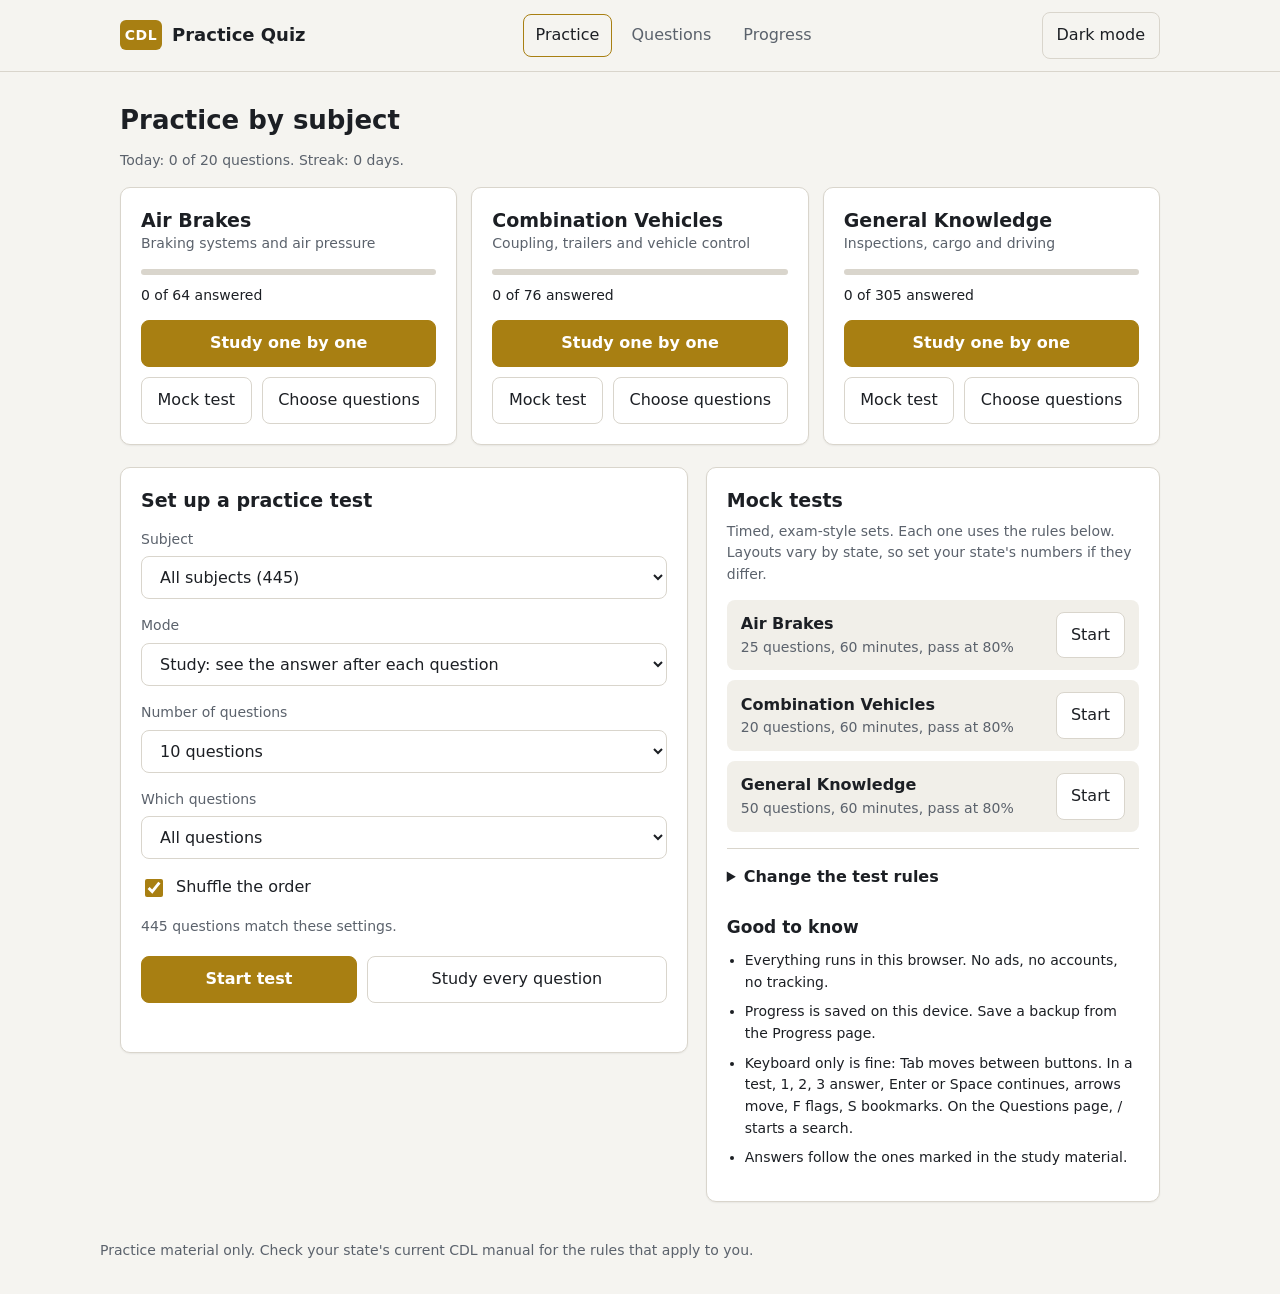
<file: index.html>
<!doctype html>
<html lang="en" data-theme="dark">
<head>
<meta charset="utf-8">
<meta name="viewport" content="width=device-width,initial-scale=1">
<meta name="description" content="Free CDL practice quiz for air brakes, combination vehicles and general knowledge. Works offline. No ads, no accounts, no tracking.">
<meta http-equiv="Content-Security-Policy" content="default-src 'none'; script-src 'self'; style-src 'self'; img-src 'self' data:; connect-src 'none'; manifest-src 'self'; worker-src 'self'; base-uri 'none'; form-action 'none'">
<title>CDL Practice Quiz</title>
<link rel="stylesheet" href="style.css">
<link rel="manifest" href="manifest.webmanifest">
<link rel="apple-touch-icon" href="icons/apple-touch-icon.png">
<meta name="theme-color" content="#15171a">
<meta name="apple-mobile-web-app-capable" content="yes">
<meta name="apple-mobile-web-app-title" content="CDL Quiz">
</head>
<body>

<a class="skip" href="#main">Skip to content</a>

<header class="top">
  <div class="wrap top-inner">
    <button class="brand" type="button" data-nav="home" aria-label="CDL Practice Quiz, home">
      <span class="mark" aria-hidden="true">CDL</span>
      <span class="brand-text">Practice Quiz</span>
    </button>
    <nav class="tabs" aria-label="Main">
      <button type="button" data-nav="home" aria-current="page">Practice</button>
      <button type="button" data-nav="browse">Questions</button>
      <button type="button" data-nav="stats">Progress</button>
    </nav>
    <button id="theme" type="button" class="ghost">Light mode</button>
  </div>
</header>

<main id="main" class="wrap">

  <!-- Practice home -->
  <section id="home" class="view" aria-labelledby="home-title">
    <div id="resume-box" class="banner" hidden>
      <p id="resume-text"></p>
      <button id="resume" type="button" class="primary">Resume test</button>
    </div>

    <h1 id="home-title" class="page-title">Practice by subject</h1>
    <p id="today" class="today muted small" aria-live="polite"></p>
    <div id="subject-cards" class="subject-cards"></div>

    <div class="home-grid">
      <form id="setup-form" class="panel" autocomplete="off">
        <h2>Set up a practice test</h2>

        <label for="subject">Subject</label>
        <select id="subject"></select>

        <label for="mode">Mode</label>
        <select id="mode">
          <option value="study">Study: see the answer after each question</option>
          <option value="exam">Exam: see results at the end</option>
        </select>

        <label for="length">Number of questions</label>
        <select id="length">
          <option value="10">10 questions</option>
          <option value="25">25 questions</option>
          <option value="50">50 questions</option>
          <option value="all">All matching questions</option>
          <option value="custom">Choose a number</option>
        </select>
        <input id="custom" type="number" min="1" max="445" value="20" aria-label="Custom number of questions" hidden>

        <label for="pool">Which questions</label>
        <select id="pool">
          <option value="all">All questions</option>
          <option value="missed">Questions I got wrong last time</option>
          <option value="new">Questions I have not seen yet</option>
          <option value="due">Due for review now (spaced review)</option>
          <option value="saved">Bookmarked questions</option>
        </select>

        <label class="check"><input id="shuffle" type="checkbox" checked> Shuffle the order</label>

        <p id="match" class="muted small" aria-live="polite"></p>

        <div class="button-row">
          <button id="start" type="submit" class="primary">Start test</button>
          <button id="study-all" type="button">Study every question</button>
        </div>
        <p id="setup-message" class="small error" role="status"></p>
      </form>

      <div class="panel">
        <h2>Mock tests</h2>
        <p class="muted small">Timed, exam-style sets. Each one uses the rules below. Layouts vary by state, so set your state's numbers if they differ.</p>
        <div id="mock-list" class="mock-list"></div>
        <details class="rules">
          <summary>Change the test rules</summary>
          <p class="muted small">Questions, pass mark, and time limit for each mock test. The typical layout is the starting point.</p>
          <div id="rules-form" class="rules-form"></div>
          <div class="button-row"><button id="rules-reset" type="button">Use the typical layout</button></div>
          <p id="rules-message" class="small" role="status"></p>
        </details>
        <h3 class="side-title">Good to know</h3>
        <ul class="plain small">
          <li>Everything runs in this browser. No ads, no accounts, no tracking.</li>
          <li>Progress is saved on this device. Save a backup from the Progress page.</li>
          <li>Keyboard only is fine: Tab moves between buttons. In a test, 1, 2, 3 answer, Enter or Space continues, arrows move, F flags, S bookmarks. On the Questions page, / starts a search.</li>
          <li>Answers follow the ones marked in the study material.</li>
        </ul>
      </div>
    </div>
  </section>

  <!-- Quiz -->
  <section id="quiz" class="view" hidden aria-label="Test in progress">
    <div class="quiz-top">
      <div>
        <span id="position" class="strong"></span>
        <span id="topic" class="muted"></span>
      </div>
      <div class="quiz-top-right">
        <span id="timer" class="muted"></span>
        <button id="report-btn" type="button" class="ghost" aria-expanded="false" aria-controls="report-box">Report a problem</button>
        <button id="flag" type="button" class="ghost" aria-pressed="false">Flag</button>
        <button id="bookmark" type="button" class="ghost" aria-pressed="false">Bookmark</button>
      </div>
    </div>
    <div class="bar" aria-hidden="true"><div id="progress"></div></div>

    <h2 id="question" class="question" tabindex="-1"></h2>
    <div id="choices" class="choices"></div>
    <p id="feedback" class="feedback" aria-live="polite"></p>
    <p id="why" class="why" hidden></p>

    <div id="report-box" class="report-box" hidden>
      <label for="report-note">What looks wrong with this question? (optional)</label>
      <textarea id="report-note" rows="3" maxlength="500"></textarea>
      <div class="button-row"><button id="report-save" type="button">Save report</button></div>
      <p id="report-message" class="small" role="status"></p>
    </div>

    <div class="nav">
      <button id="prev" type="button">Previous</button>
      <button id="next" type="button" class="primary">Next</button>
    </div>
    <div class="quiz-tools">
      <button id="finish" type="button">Finish test</button>
      <button id="exit" type="button" class="ghost">Save and exit</button>
    </div>

    <nav id="grid" class="grid" aria-label="Questions in this test"></nav>
    <p class="hint muted small">Keys: 1, 2, 3 answer. Enter or Space goes to the next question. Left and right arrows move. F flags. S bookmarks.</p>
  </section>

  <!-- Results -->
  <section id="results" class="view" hidden aria-labelledby="results-title">
    <h1 id="results-title" class="page-title">Test results</h1>
    <div class="result-card panel">
      <p id="score" class="score"></p>
      <p id="verdict" class="verdict" hidden></p>
      <p id="result-text" class="muted"></p>
      <p id="result-time" class="muted small"></p>
    </div>
    <div id="breakdown" class="breakdown"></div>

    <div class="button-row">
      <button id="retry" type="button" class="primary">Practice the ones I missed</button>
      <button id="home-from-results" type="button">Back to practice</button>
    </div>

    <div class="review-head">
      <h2>Review</h2>
      <label class="inline" for="review-filter">Show
        <select id="review-filter">
          <option value="all">All questions</option>
          <option value="wrong">Wrong</option>
          <option value="unanswered">Unanswered</option>
          <option value="flagged">Flagged</option>
          <option value="ungraded">Not scored</option>
        </select>
      </label>
    </div>
    <div id="review"></div>
  </section>

  <!-- Browse all questions -->
  <section id="browse" class="view" hidden aria-labelledby="browse-title">
    <h1 id="browse-title" class="page-title">All questions</h1>
    <div class="toolbar">
      <input id="search" type="search" placeholder="Search questions and answers" aria-label="Search questions">
      <select id="browse-subject" aria-label="Subject"></select>
      <select id="browse-status" aria-label="Show">
        <option value="all">Every question</option>
        <option value="new">Not seen yet</option>
        <option value="missed">Last answer wrong</option>
        <option value="correct">Last answer right</option>
        <option value="saved">Bookmarked</option>
      </select>
    </div>
    <p id="browse-count" class="muted small" aria-live="polite"></p>
    <div id="browse-list" class="browse-list"></div>
  </section>

  <!-- Progress and backup -->
  <section id="stats" class="view" hidden aria-labelledby="stats-title">
    <h1 id="stats-title" class="page-title">Your progress</h1>
    <div id="stat-cards" class="stat-cards"></div>

    <div class="two-col">
      <div class="panel">
        <h2>By subject</h2>
        <div id="subject-table"></div>
      </div>
      <div class="panel">
        <h2>Questions you miss most</h2>
        <div id="most-missed"></div>
      </div>
    </div>

    <div class="panel">
      <h2>Recent tests</h2>
      <div id="recent"></div>
    </div>

    <div class="panel">
      <h2>Reported questions</h2>
      <p class="muted small">Questions you reported from the quiz. They stay on this device. To send them to the maintainer, save a backup file and attach it to a GitHub issue.</p>
      <div id="reports"></div>
    </div>

    <div class="panel">
      <h2>Your data</h2>
      <p class="muted small">Stored only in this browser. Save a backup file to keep it or to move it to another computer.</p>
      <div class="button-row">
        <button id="export" type="button">Save backup file</button>
        <button id="import-button" type="button">Load backup file</button>
        <input id="import" type="file" accept="application/json,.json" hidden>
        <button id="print-missed" type="button">Print missed questions</button>
        <button id="reset" type="button" class="danger">Erase all progress</button>
      </div>
      <p id="data-message" class="small" role="status"></p>
    </div>
  </section>

</main>

<section id="print-sheet" class="print-only" aria-label="Printable questions"></section>

<footer class="wrap foot muted small">
  Practice material only. Check your state's current CDL manual for the rules that apply to you.
</footer>

<script src="questions.js"></script>
<script src="explanations.js"></script>
<script src="store.js"></script>
<script src="app.js"></script>
</body>
</html>
</file>
<file: style.css>
/* Colors are tokens. data-theme on <html> picks the set (dark is the default). */
:root {
  color-scheme: dark;
  --bg: #15171a;
  --panel: #1f2227;
  --panel-2: #272b31;
  --text: #f1f3f5;
  --muted: #aab1bb;
  --line: #353a42;
  --accent: #e8c65d;
  --accent-ink: #15171a;
  --focus: #e8c65d;
  --selected-bg: #3a3424;
  --shadow: 0 1px 2px rgba(0, 0, 0, .35);
  --radius: 10px;
  --good: #47e0a6;
  --good-bg: #113a2c;
  --good-edge: #47e0a6;
  --good-solid: #47e0a6;
  --on-good: #04201a;
  --bad: #ff8590;
  --bad-bg: #431b24;
  --bad-edge: #ff8590;
  --bad-solid: #ff8590;
  --on-bad: #2a0810;
}

:root[data-theme="light"] {
  color-scheme: light;
  --bg: #f5f4f0;
  --panel: #ffffff;
  --panel-2: #f1efe9;
  --text: #1c1f24;
  --muted: #5b626c;
  --line: #d9d5cc;
  --accent: #a87f12;
  --accent-ink: #ffffff;
  --focus: #a87f12;
  --selected-bg: #faf2d9;
  --shadow: 0 1px 2px rgba(20, 20, 20, .06);
  --good: #0b6a43;
  --good-bg: #cdeedb;
  --good-edge: #0b6a43;
  --good-solid: #0b6a43;
  --on-good: #ffffff;
  --bad: #9e1227;
  --bad-bg: #fbd0d7;
  --bad-edge: #9e1227;
  --bad-solid: #9e1227;
  --on-bad: #ffffff;
}

* { box-sizing: border-box; }
[hidden] { display: none !important; }

body {
  margin: 0;
  background: var(--bg);
  color: var(--text);
  font: 16px/1.55 system-ui, "Segoe UI", Roboto, sans-serif;
}

h1, h2, h3 { line-height: 1.3; margin: 0 0 12px; }
h1.page-title { font-size: 26px; margin: 8px 0 18px; }
h2 { font-size: 19px; }
h3 { font-size: 17px; }
p { margin: 0 0 10px; }
ul.plain { margin: 0 0 12px; padding-left: 18px; }
ul.plain li { margin-bottom: 8px; }

button, select, input {
  font: inherit;
  color: var(--text);
  background: var(--panel);
  border: 1px solid var(--line);
  border-radius: 8px;
  padding: 10px 14px;
}
button { cursor: pointer; }
button:hover:not(:disabled), select:hover { border-color: var(--accent); }
button:disabled { opacity: .45; cursor: default; }
button:focus-visible, select:focus-visible, input:focus-visible, .button-like:focus-within {
  outline: 3px solid var(--focus);
  outline-offset: 3px;
}
.primary { background: var(--accent); color: var(--accent-ink); border-color: var(--accent); font-weight: 700; }
.ghost { background: transparent; }
.danger { color: var(--bad); }
.error { color: var(--bad); }
select, input[type="number"], input[type="search"] { width: 100%; }
input[type="checkbox"] { width: 18px; height: 18px; padding: 0; accent-color: var(--accent); }

.button-like {
  display: inline-block;
  border: 1px solid var(--line);
  border-radius: 8px;
  padding: 10px 14px;
  cursor: pointer;
  background: var(--panel);
}
.button-like:hover { border-color: var(--accent); }

.wrap { max-width: 1080px; margin: 0 auto; padding: 0 20px; }
.muted { color: var(--muted); }
.small { font-size: 14px; }
.strong { font-weight: 700; }
.hint { margin-top: 14px; }
.foot { padding: 18px 0 32px; }

.skip {
  position: absolute;
  left: -999px;
  top: 0;
  background: var(--accent);
  color: var(--accent-ink);
  padding: 8px 12px;
  z-index: 10;
}
.skip:focus { left: 12px; top: 12px; }

/* header */
.top {
  position: sticky;
  top: 0;
  z-index: 5;
  background: var(--bg);
  border-bottom: 1px solid var(--line);
}
.top-inner { display: flex; flex-wrap: wrap; align-items: center; justify-content: space-between; gap: 10px 18px; padding-top: 12px; padding-bottom: 12px; }
.brand { display: inline-flex; align-items: center; gap: 10px; background: none; border: none; padding: 0; font-weight: 700; }
.brand:hover { border: none; }
.mark {
  display: inline-grid;
  place-items: center;
  width: 42px;
  height: 30px;
  border-radius: 6px;
  background: var(--accent);
  color: var(--accent-ink);
  font-weight: 800;
  font-size: 14px;
  letter-spacing: .04em;
}
.brand-text { font-size: 18px; }
.tabs { display: flex; gap: 6px; flex-wrap: wrap; }
.tabs button { background: none; border-color: transparent; color: var(--muted); padding: 8px 12px; }
.tabs button:hover { border-color: var(--line); color: var(--text); }
.tabs button[aria-current="page"] { color: var(--text); border-color: var(--accent); }

main.wrap { padding-top: 24px; padding-bottom: 20px; }

.panel {
  background: var(--panel);
  border: 1px solid var(--line);
  border-radius: var(--radius);
  padding: 20px;
  box-shadow: var(--shadow);
}

.banner {
  display: flex;
  flex-wrap: wrap;
  justify-content: space-between;
  align-items: center;
  gap: 12px;
  background: var(--panel-2);
  border: 1px solid var(--accent);
  border-radius: var(--radius);
  padding: 14px 18px;
  margin-bottom: 20px;
}
.banner p { margin: 0; }

/* home */
.subject-cards { display: grid; grid-template-columns: repeat(3, minmax(0, 1fr)); gap: 14px; margin-bottom: 22px; }
.subject-card h2 { margin-bottom: 4px; }
.subject-card .bar { margin: 14px 0 10px; }
.subject-card .button-row { margin-top: 14px; }

.home-grid { display: grid; grid-template-columns: minmax(0, 1.25fr) minmax(0, 1fr); gap: 18px; align-items: start; }
#setup-form label { display: block; margin: 16px 0 6px; color: var(--muted); font-size: 14px; }
#setup-form label.check { display: flex; align-items: center; gap: 10px; color: var(--text); font-size: 16px; }
#setup-form #custom { margin-top: 8px; }
#setup-form #match { margin: 16px 0 0; }
.button-row { display: flex; flex-wrap: wrap; gap: 10px; margin-top: 18px; }
.button-row > * { flex: 1 1 auto; }
#setup-message { min-height: 1.4em; margin: 10px 0 0; }

.mock-list { display: grid; gap: 10px; margin: 14px 0 6px; }
.mock-row { display: flex; justify-content: space-between; align-items: center; gap: 12px; background: var(--panel-2); border-radius: 8px; padding: 12px 14px; }
.mock-row p { margin: 0; }
.side-title { margin-top: 22px; }

/* bar */
.bar { height: 6px; background: var(--line); border-radius: 3px; overflow: hidden; }
.bar > div { height: 100%; width: 0; background: var(--accent); transition: width .25s; }

/* quiz */
.quiz-top { display: flex; flex-wrap: wrap; justify-content: space-between; align-items: center; gap: 10px 16px; font-size: 14px; }
.quiz-top-right { display: flex; align-items: center; gap: 8px; flex-wrap: wrap; }
.quiz-top-right #timer { font-variant-numeric: tabular-nums; margin-right: 6px; }
.quiz-top button { padding: 7px 12px; font-size: 14px; }
#progress { transition: width .25s; }
.bar { margin: 14px 0 22px; }
.question { font-size: 23px; line-height: 1.5; margin: 6px 0 22px; outline: none; }
.choices { display: grid; gap: 12px; }
.choice { display: flex; gap: 14px; align-items: flex-start; text-align: left; width: 100%; padding: 16px 18px; min-height: 60px; font-size: 16px; }
.choice .letter { flex: 0 0 28px; font-weight: 700; color: var(--muted); }
.choice.selected { border-color: var(--accent); background: var(--selected-bg); }
.choice.correct { border-color: var(--good); background: var(--good-bg); }
.choice.wrong { border-color: var(--bad); background: var(--bad-bg); }
.choice.locked { cursor: default; }
.choice.locked:hover { border-color: var(--line); }
.choice.selected.locked:hover, .choice.correct.locked:hover, .choice.wrong.locked:hover { border-color: inherit; }


.nav { display: flex; justify-content: space-between; gap: 10px; border-top: 1px solid var(--line); padding-top: 18px; margin-top: 10px; }
.nav button { min-width: 120px; }
.quiz-tools { display: flex; flex-wrap: wrap; gap: 10px; margin: 14px 0 22px; }

.grid { display: flex; flex-wrap: wrap; gap: 6px; border-top: 1px solid var(--line); padding-top: 16px; }
.dot { width: 40px; height: 36px; padding: 0; font-size: 14px; }
.dot.answered { border-color: var(--muted); }
.dot.right { background: var(--good-bg); border-color: var(--good); }
.dot.wrong { background: var(--bad-bg); border-color: var(--bad); }
.dot.flagged { box-shadow: inset 0 -3px 0 var(--accent); }
.dot.active { outline: 2px solid var(--accent); outline-offset: 2px; }

/* results */
.result-card { text-align: left; margin-bottom: 18px; }
.score { font-size: 46px; font-weight: 800; line-height: 1.1; margin: 0 0 6px; }
.verdict { font-size: 18px; font-weight: 700; margin: 0 0 8px; }
.verdict.good { color: var(--good); }
.verdict.bad { color: var(--bad); }
.breakdown { margin-bottom: 16px; }
.breakdown .row { display: flex; justify-content: space-between; padding: 10px 0; border-top: 1px solid var(--line); }
.review-head { display: flex; flex-wrap: wrap; justify-content: space-between; align-items: center; gap: 10px; margin: 30px 0 12px; }
.review-head h2 { margin: 0; }
label.inline { color: var(--muted); font-size: 14px; display: flex; align-items: center; gap: 8px; }
label.inline select { width: auto; }
.review-item { background: var(--panel); border: 1px solid var(--line); border-left-width: 4px; border-radius: 8px; padding: 14px 18px; margin-bottom: 12px; }
.review-item.right { border-left-color: var(--good); }
.review-item.wrong { border-left-color: var(--bad); }
.review-item.unanswered { border-left-color: var(--muted); }
.review-item.ungraded { border-left-color: var(--line); }
.review-item h3 { margin: 4px 0 8px; }
.review-item p { margin: 4px 0; }

/* browse */
.toolbar { display: grid; grid-template-columns: minmax(0, 2fr) minmax(0, 1.3fr) minmax(0, 1fr); gap: 10px; margin-bottom: 10px; }
.browse-list { display: grid; gap: 12px; }
.browse-card { padding: 16px 18px; }
.browse-card h3 { margin: 6px 0 10px; font-size: 17px; }
.browse-head { display: flex; flex-wrap: wrap; justify-content: space-between; align-items: center; gap: 8px; font-size: 14px; }
.badge { font-size: 13px; padding: 3px 9px; border-radius: 999px; border: 1px solid var(--line); color: var(--muted); }
.badge.missed { color: var(--bad); border-color: var(--bad); }
.badge.correct { color: var(--good); border-color: var(--good); }
.browse-answer { margin-bottom: 12px; }
.browse-option { margin: 4px 0; padding: 6px 10px; border-radius: 6px; }
.browse-option.correct { background: var(--good-bg); color: var(--good); }
.browse-card .button-row { margin-top: 6px; }
.browse-card .button-row > * { flex: 0 0 auto; }

/* progress */
.stat-cards { display: grid; grid-template-columns: repeat(auto-fit, minmax(150px, 1fr)); gap: 12px; margin-bottom: 18px; }
.stat-card { padding: 14px 16px; display: grid; gap: 2px; }
.stat-card strong { font-size: 24px; line-height: 1.2; }
.two-col { display: grid; grid-template-columns: minmax(0, 1fr) minmax(0, 1fr); gap: 18px; margin-bottom: 18px; }
.two-col > .panel { margin: 0; }
.subject-row { display: grid; grid-template-columns: 1.4fr 1fr 1fr; gap: 6px 14px; align-items: center; padding: 10px 0; border-top: 1px solid var(--line); }
.subject-row .bar { grid-column: 1 / -1; }
.recent-row { display: grid; grid-template-columns: 1.2fr 1.6fr 1fr; gap: 10px; padding: 8px 0; border-top: 1px solid var(--line); align-items: baseline; }
#most-missed p { border-top: 1px solid var(--line); padding: 8px 0; margin: 0; }
#most-missed p:first-child { border-top: none; }
#recent, #subject-table { margin-bottom: 0; }
.panel > h2 + .muted { margin-top: -4px; }

@media (max-width: 900px) {
  .subject-cards { grid-template-columns: 1fr; }
  .home-grid, .two-col { grid-template-columns: 1fr; }
  .stat-cards { grid-template-columns: repeat(2, minmax(0, 1fr)); }
  .toolbar { grid-template-columns: 1fr; }
}
@media (max-width: 560px) {
  .wrap { padding: 0 16px; }
  .question { font-size: 20px; }
  .nav button { min-width: 0; flex: 1 1 0; }
  .dot { width: 36px; }
  .score { font-size: 40px; }
  .subject-row, .recent-row { grid-template-columns: 1fr; }
  .tabs button { padding: 7px 9px; font-size: 14px; }
  .brand-text { display: none; }
}

/* spacing between full-width panels on the progress page */
#stats > .panel { margin-bottom: 18px; }

/* test rules */
.rules { margin-top: 16px; border-top: 1px solid var(--line); padding-top: 12px; }
.rules summary { cursor: pointer; font-weight: 700; padding: 4px 0; }
.rules-form { display: grid; gap: 10px; margin-top: 10px; }
.rules-row { display: grid; grid-template-columns: minmax(0, 1.4fr) repeat(3, minmax(0, 1fr)); gap: 8px; align-items: center; background: var(--panel-2); border-radius: 8px; padding: 10px 12px; }
.rule-field { display: grid; gap: 4px; font-size: 13px; color: var(--muted); }
.rule-field input { width: 100%; padding: 6px 8px; }
@media (max-width: 560px) { .rules-row { grid-template-columns: 1fr; } }

/* reports and install */
.report-box { margin-top: 14px; background: var(--panel-2); border: 1px solid var(--line); border-radius: 8px; padding: 14px; }
.report-box label { display: block; margin-bottom: 6px; color: var(--muted); font-size: 14px; }
.report-box textarea { width: 100%; font: inherit; color: var(--text); background: var(--panel); border: 1px solid var(--line); border-radius: 8px; padding: 10px 12px; resize: vertical; }
.report-box #report-message { min-height: 1.2em; margin: 8px 0 0; }
.report-row { border-top: 1px solid var(--line); padding: 12px 0; }
.report-row h3 { font-size: 16px; margin: 4px 0 6px; }
.report-row p { margin: 4px 0; }

/* explanation after an answer */
.why { margin: 0 0 16px; padding: 12px 14px; background: var(--panel-2); border-left: 4px solid var(--accent); border-radius: 6px; }

/* Answer colors and tags */
.choice { position: relative; transition: transform .12s, box-shadow .12s, border-color .12s, background-color .2s; }
.choice:hover:not(.locked) { transform: translateY(-1px); box-shadow: var(--shadow); }
.choice.correct { border: 3px solid var(--good-edge); background: var(--good-bg); }
.choice.wrong { border: 3px solid var(--bad-edge); background: var(--bad-bg); }
.choice.correct .letter, .choice.wrong .letter { color: var(--text); }
.choice.correct span:not(.letter):not(.tag), .choice.wrong span:not(.letter):not(.tag) { font-weight: 600; }
.tag { margin-left: auto; align-self: center; flex: 0 0 auto; font-size: 13px; font-weight: 700; padding: 4px 11px; border-radius: 999px; white-space: nowrap; }
.tag.good-tag { background: var(--good-solid); color: var(--on-good); }
.tag.bad-tag { background: var(--bad-solid); color: var(--on-bad); }

.feedback { min-height: 0; padding: 12px 14px; margin-top: 14px; font-weight: 600; font-size: 17px; border-radius: 8px; }
.feedback.good { background: var(--good-bg); color: var(--good); border: 2px solid var(--good-edge); }
.feedback.bad { background: var(--bad-bg); color: var(--bad); border: 2px solid var(--bad-edge); }

.dot.right { background: var(--good-bg); border: 2px solid var(--good-edge); color: var(--text); }
.dot.wrong { background: var(--bad-bg); border: 2px solid var(--bad-edge); color: var(--text); }
.review-item.right { border-left-color: var(--good-edge); }
.review-item.wrong { border-left-color: var(--bad-edge); }

button.primary:hover:not(:disabled) { filter: brightness(1.06); }
.question { letter-spacing: -0.01em; }

/* spacing between the answer feedback and the reason */
.why { margin-top: 12px; }

/* daily goal line and printing */
.today { margin: -6px 0 16px; }
.print-only { display: none; }
@media print {
  body { background: #fff; color: #000; }
  body > header, body > main, body > footer { display: none !important; }
  .print-only { display: block !important; }
  .print-item { break-inside: avoid; border-bottom: 1px solid #999; padding: 8px 0; }
  .print-item p, .print-item h3 { color: #000; }
}
</file>
